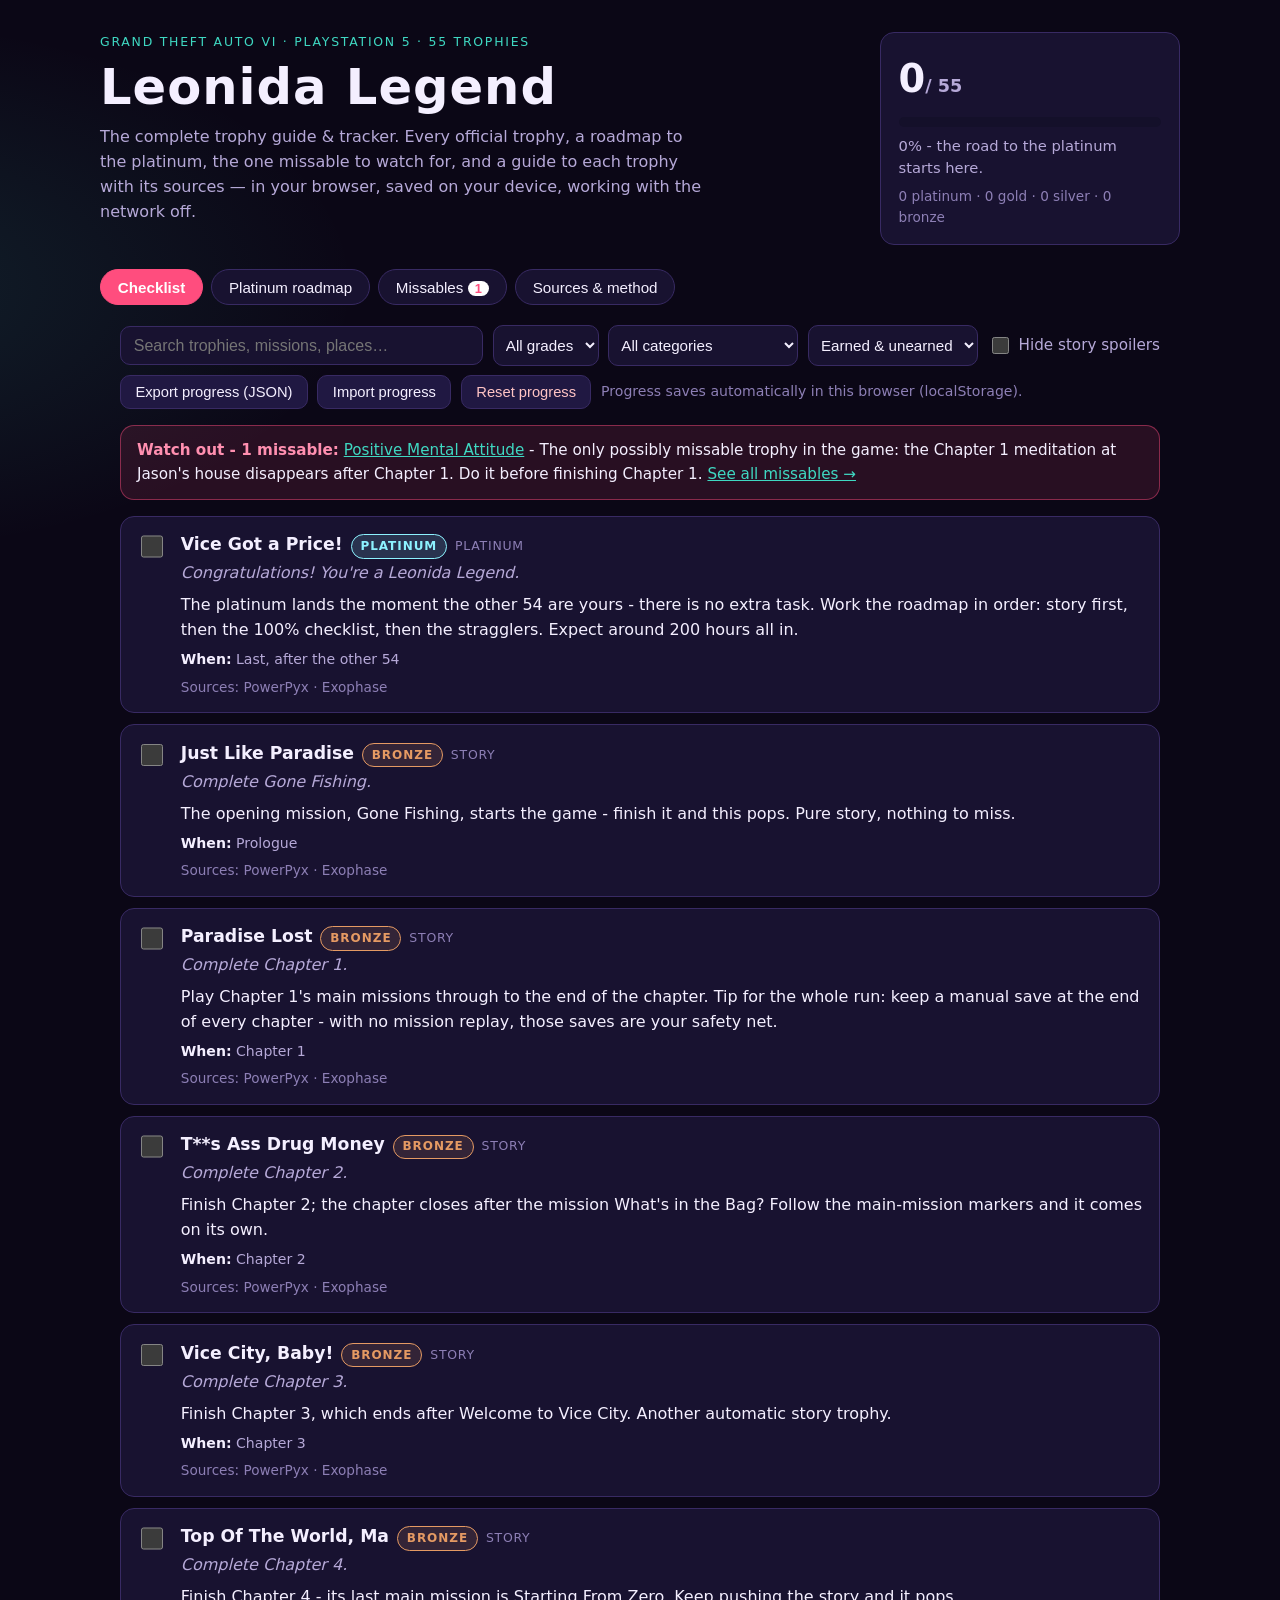
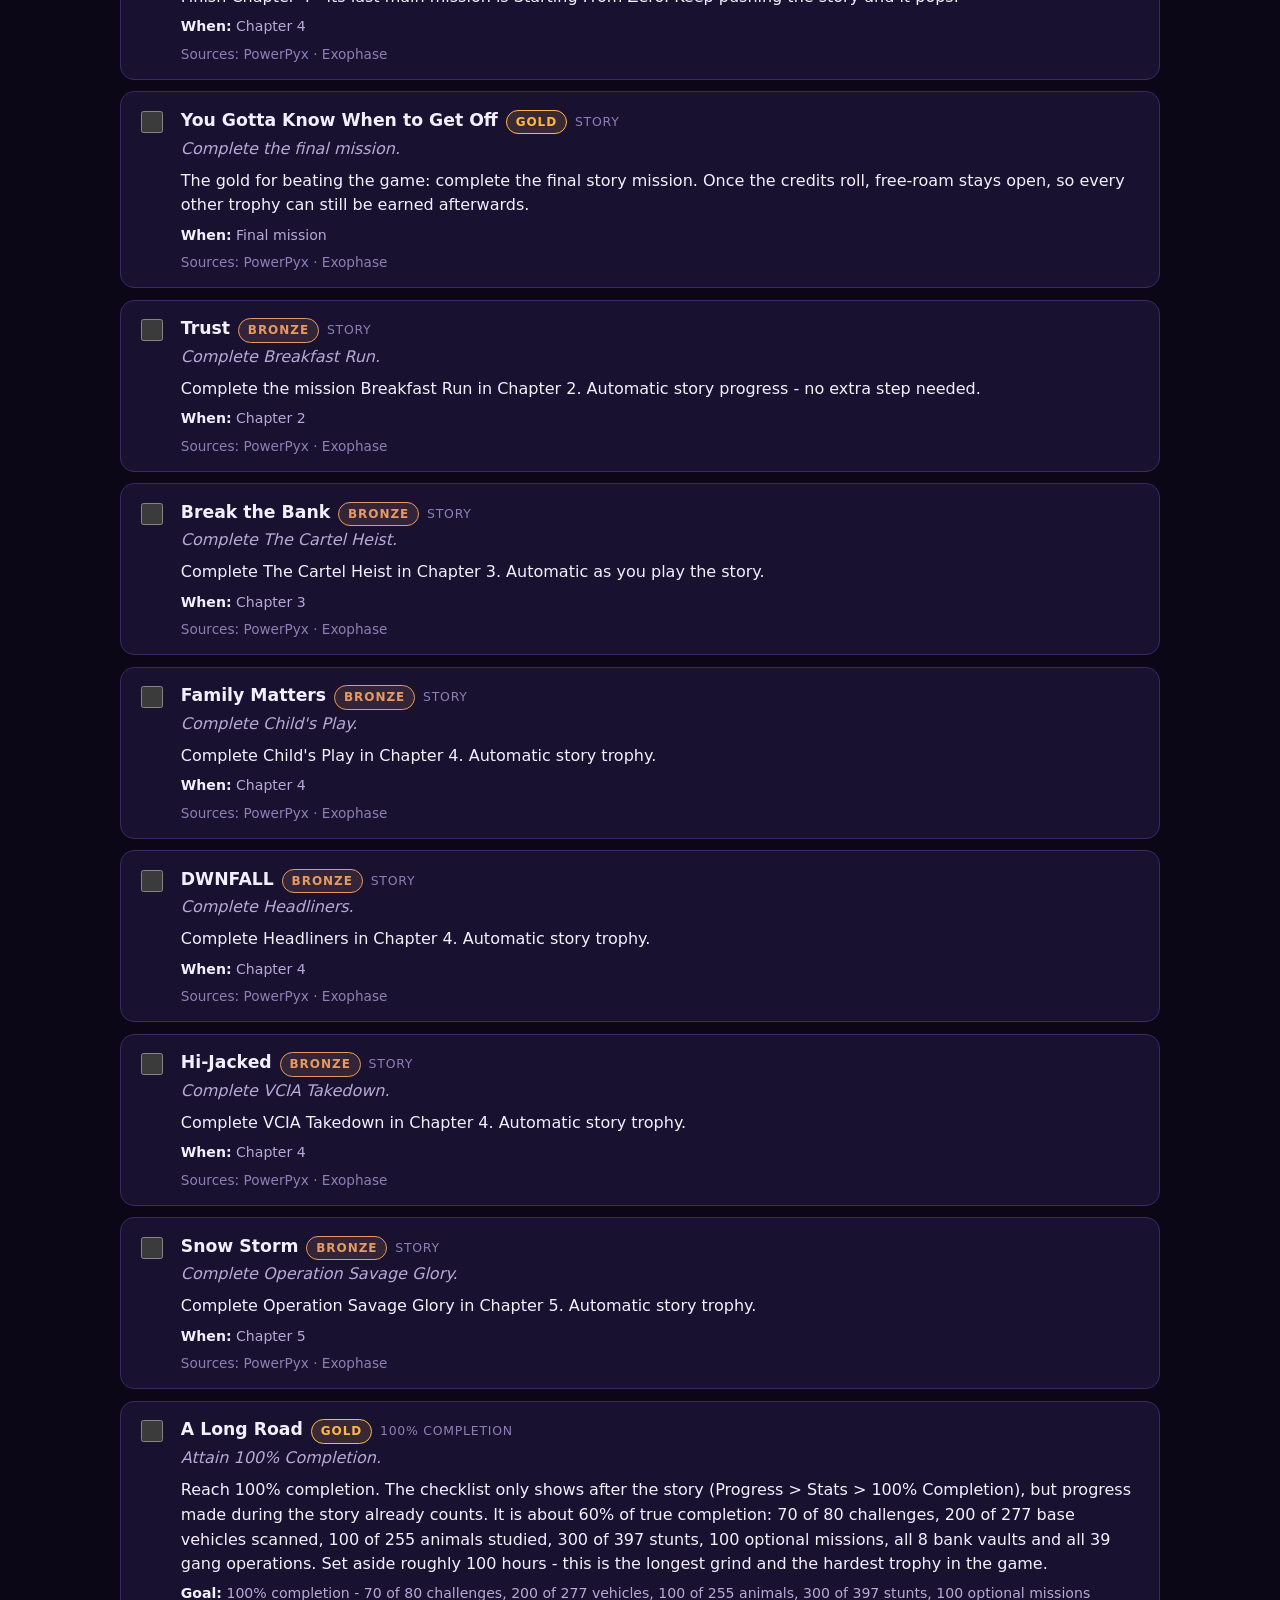
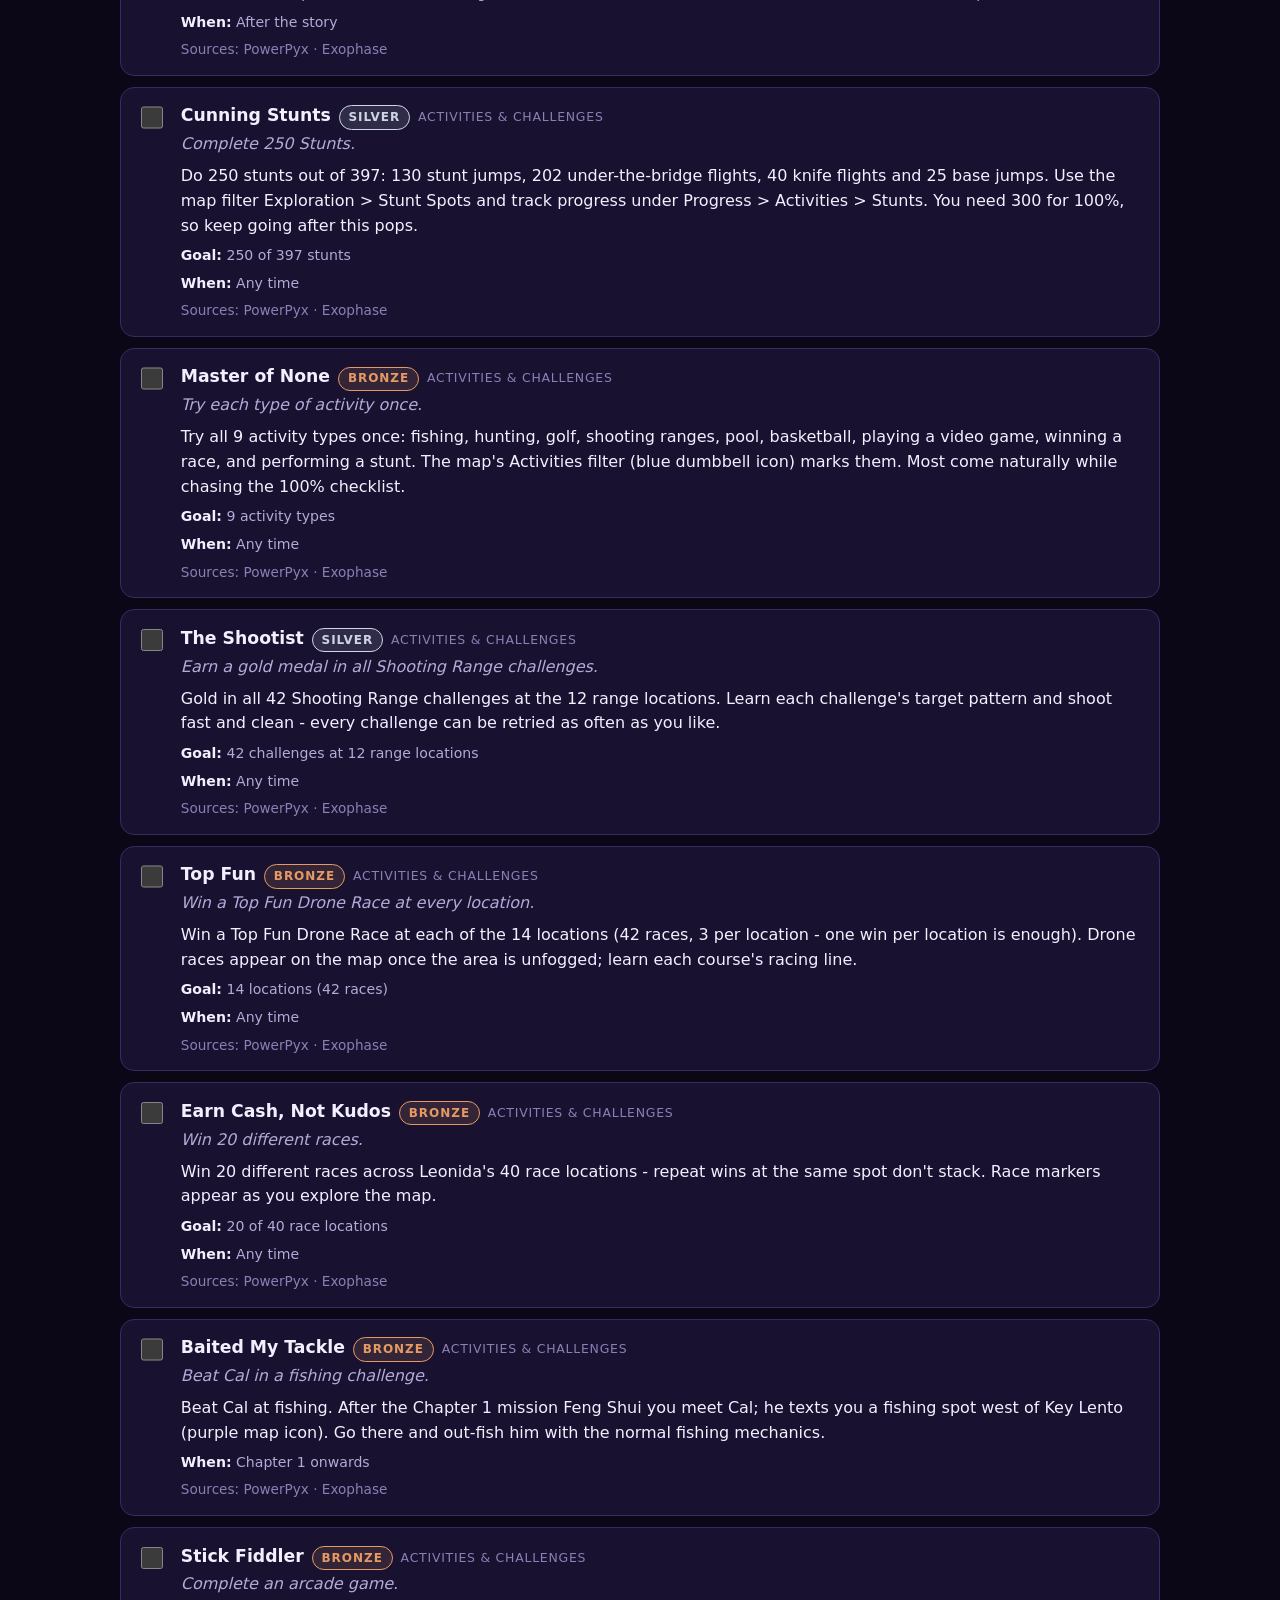
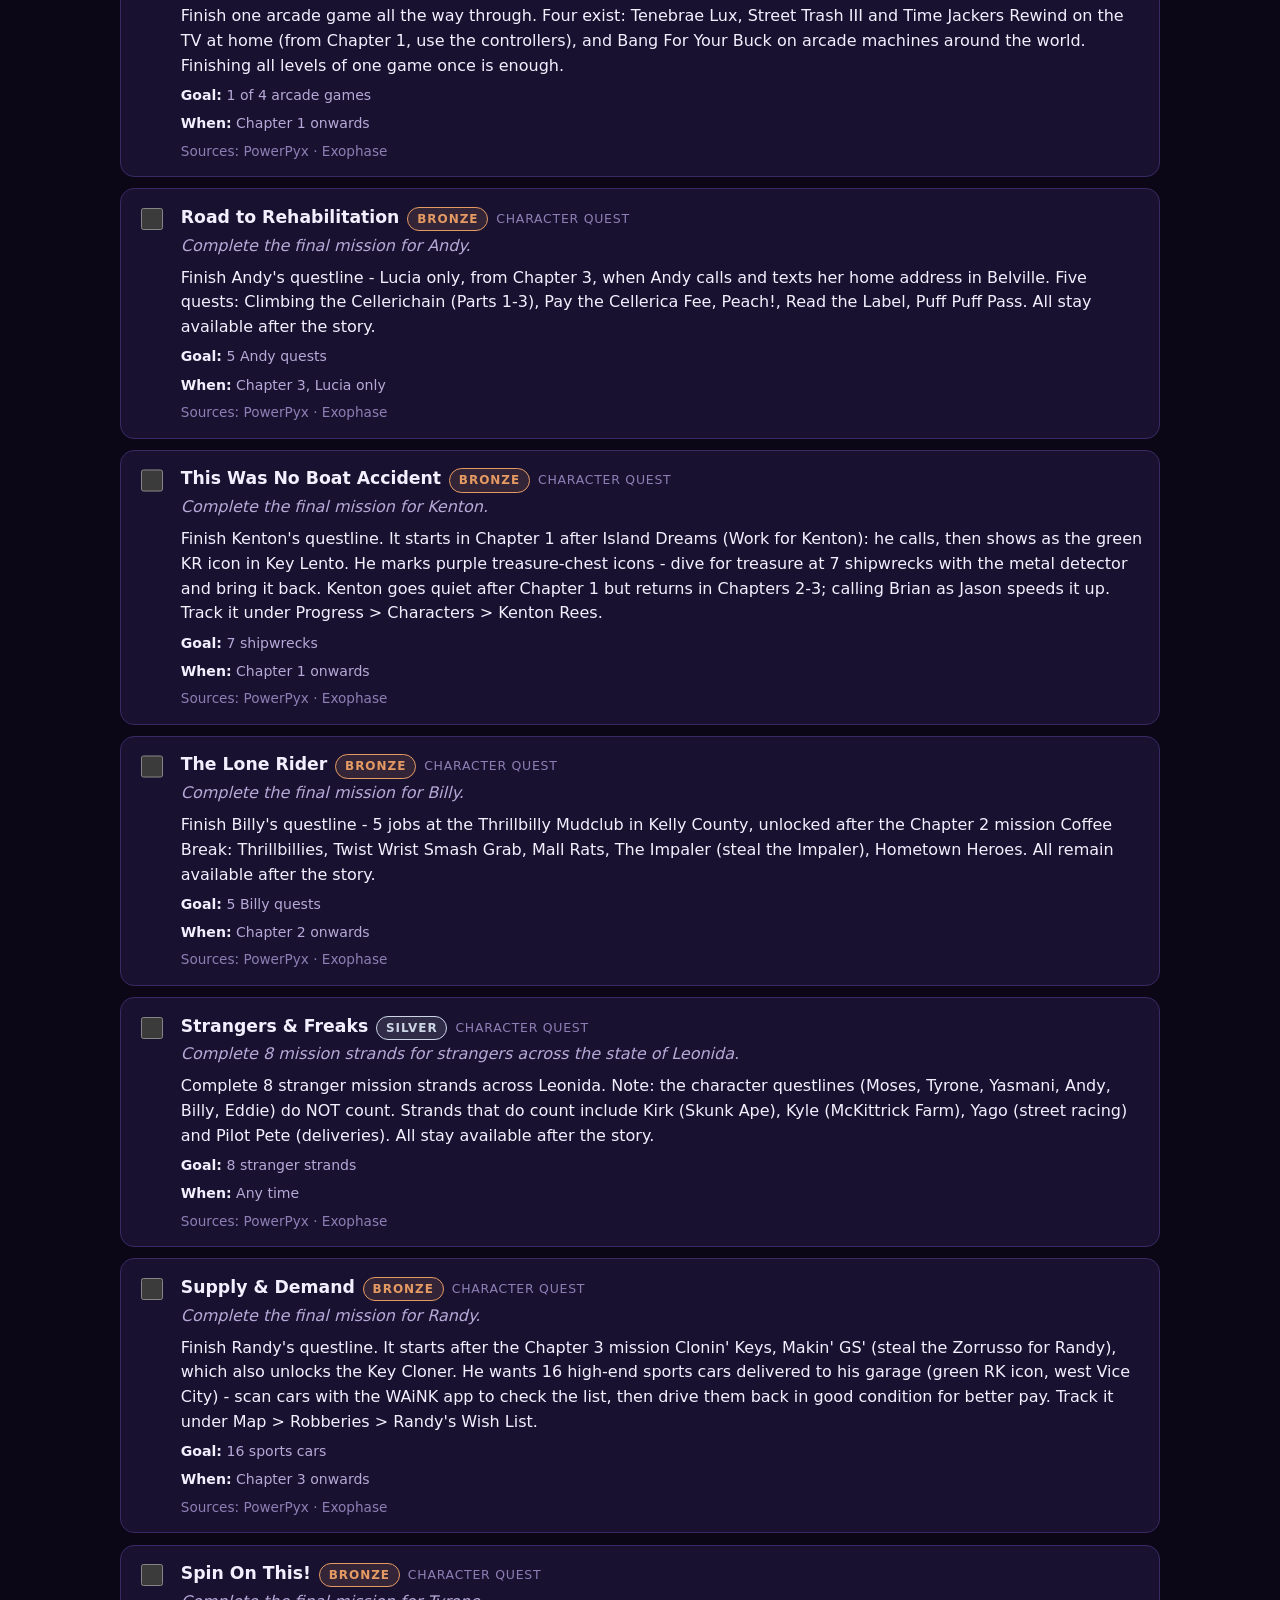
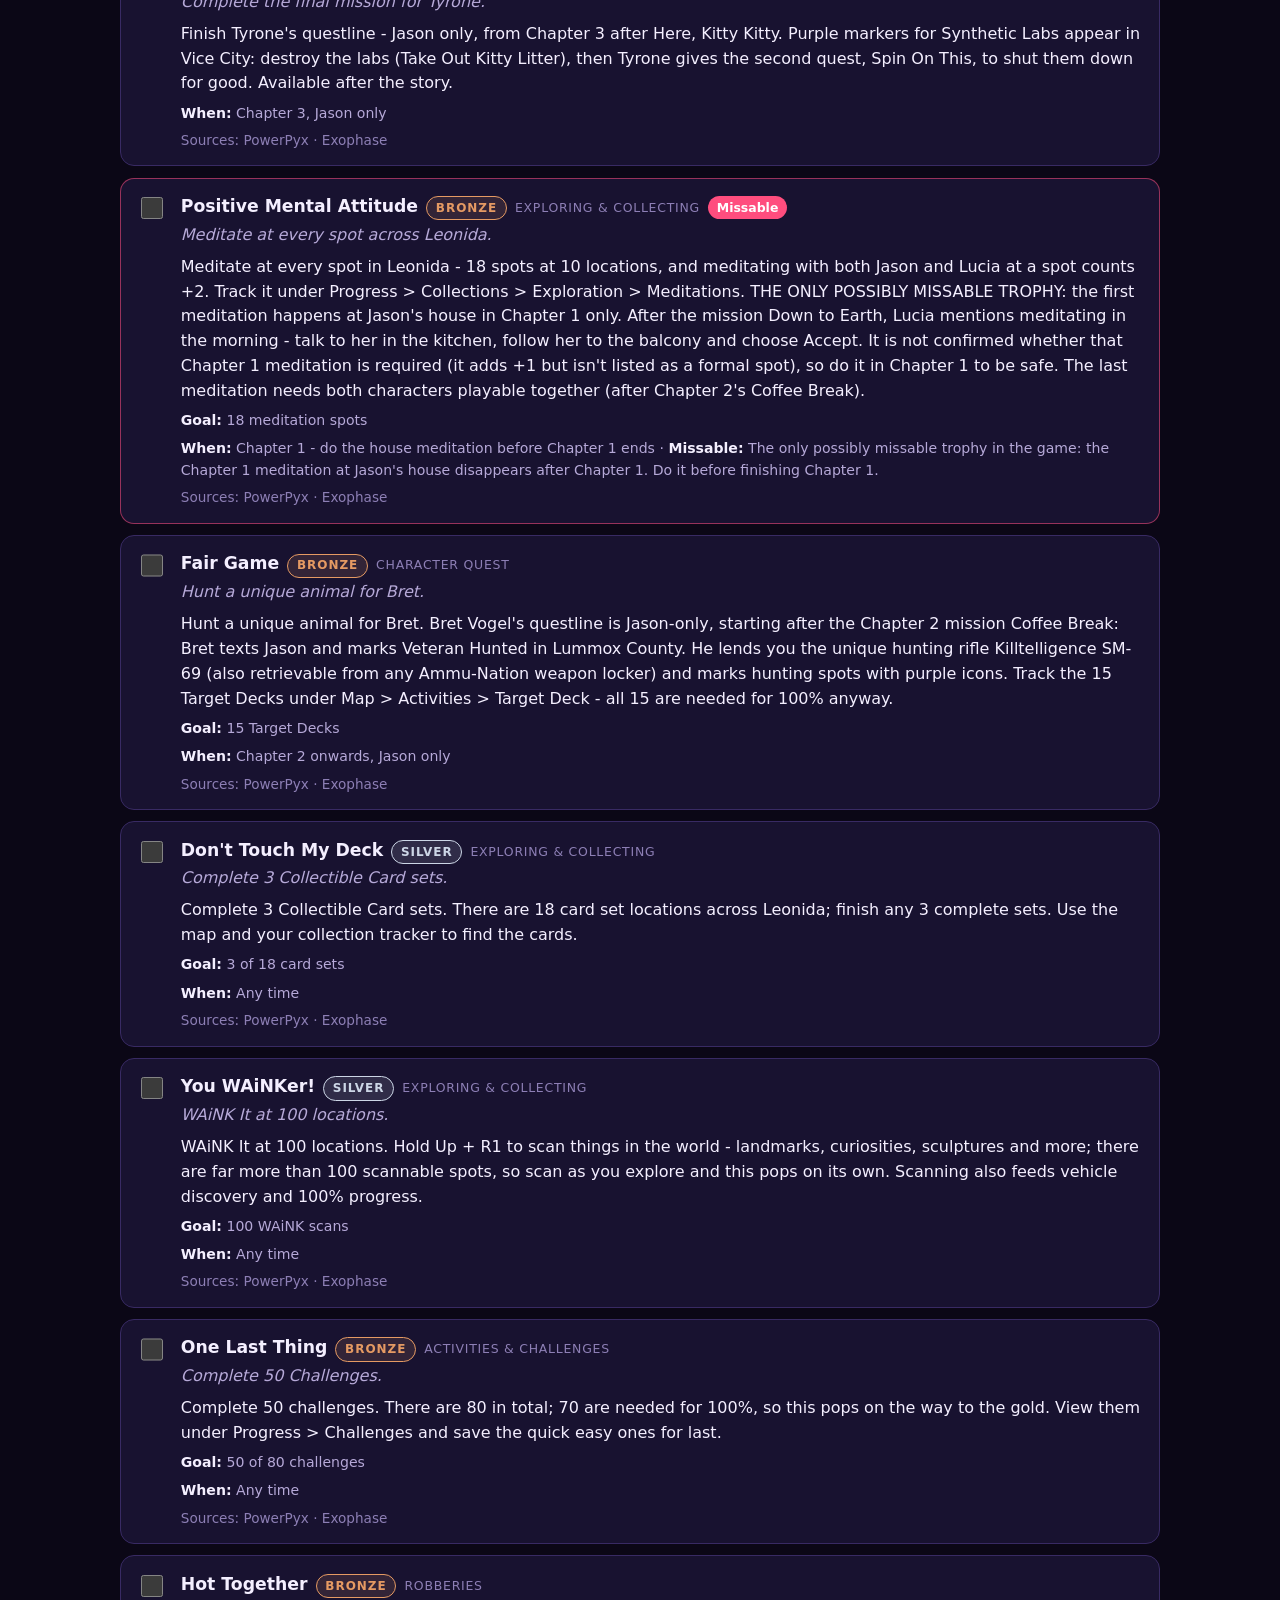
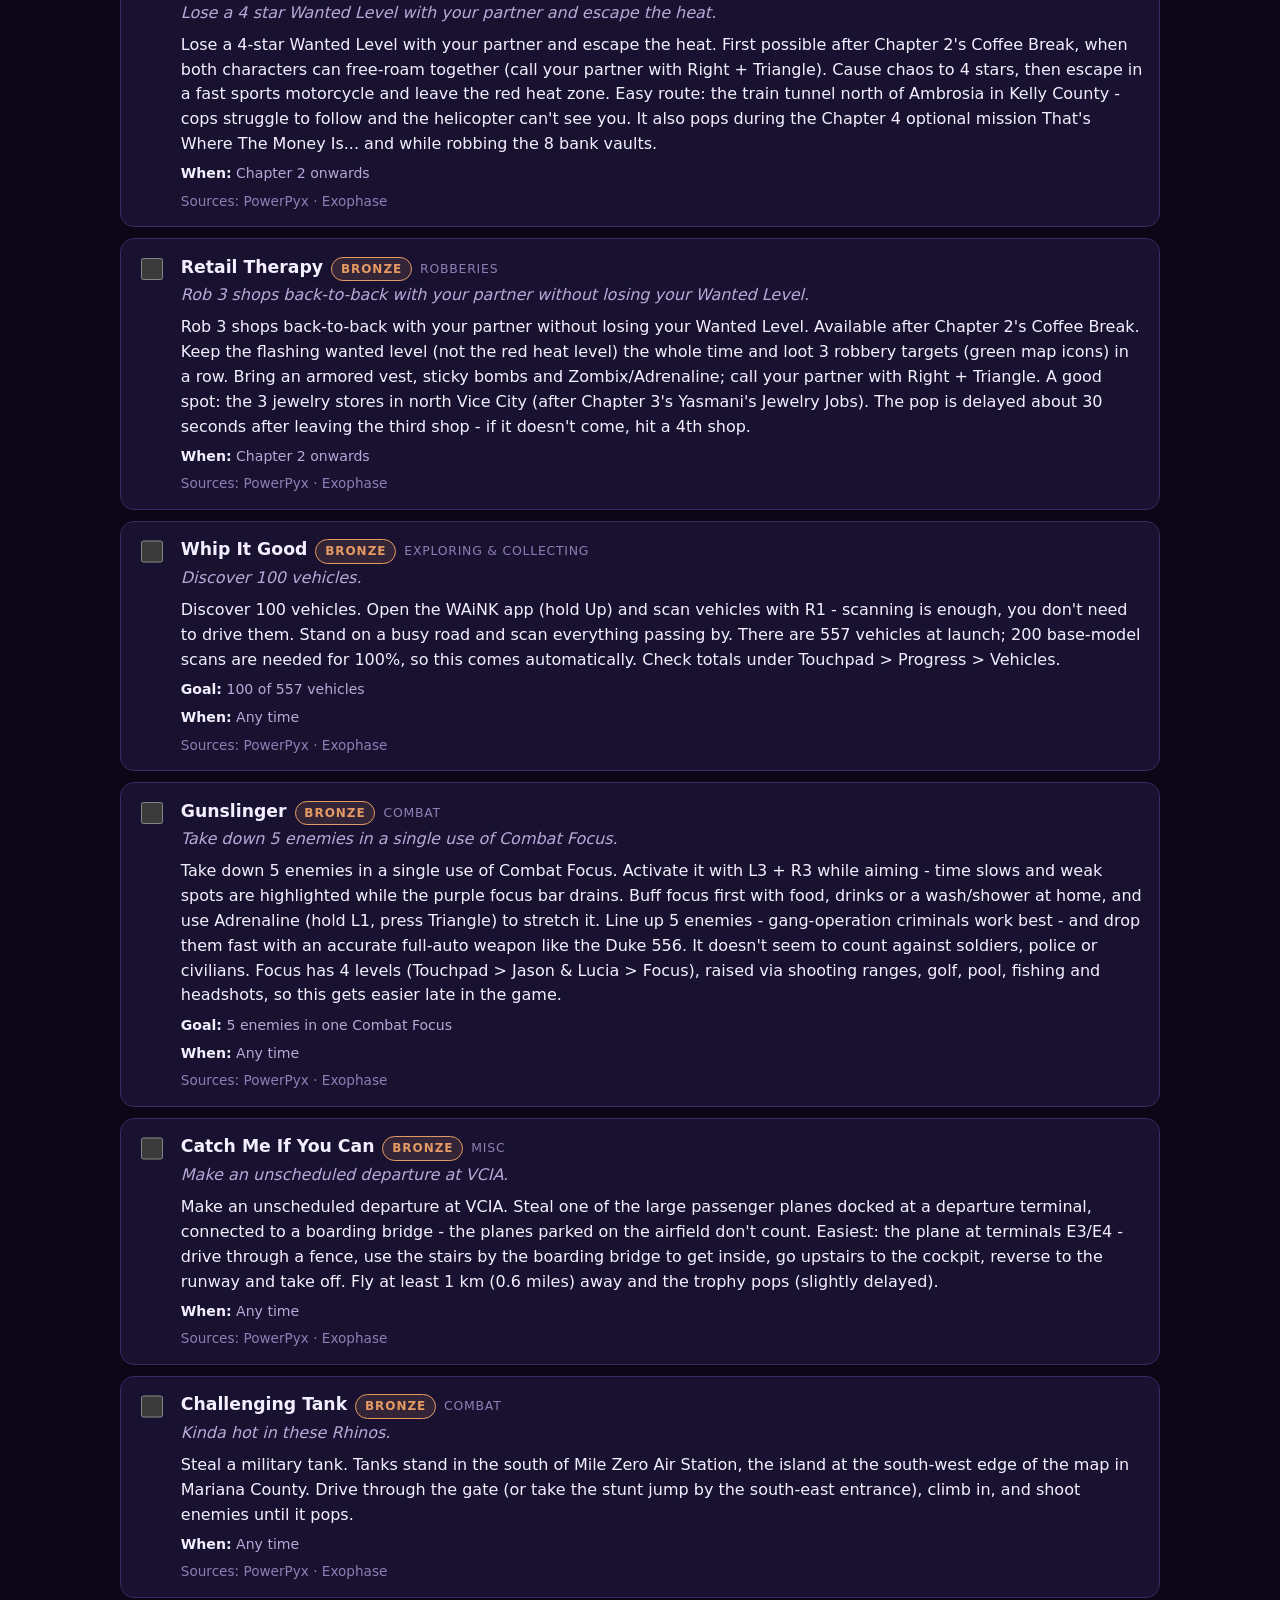
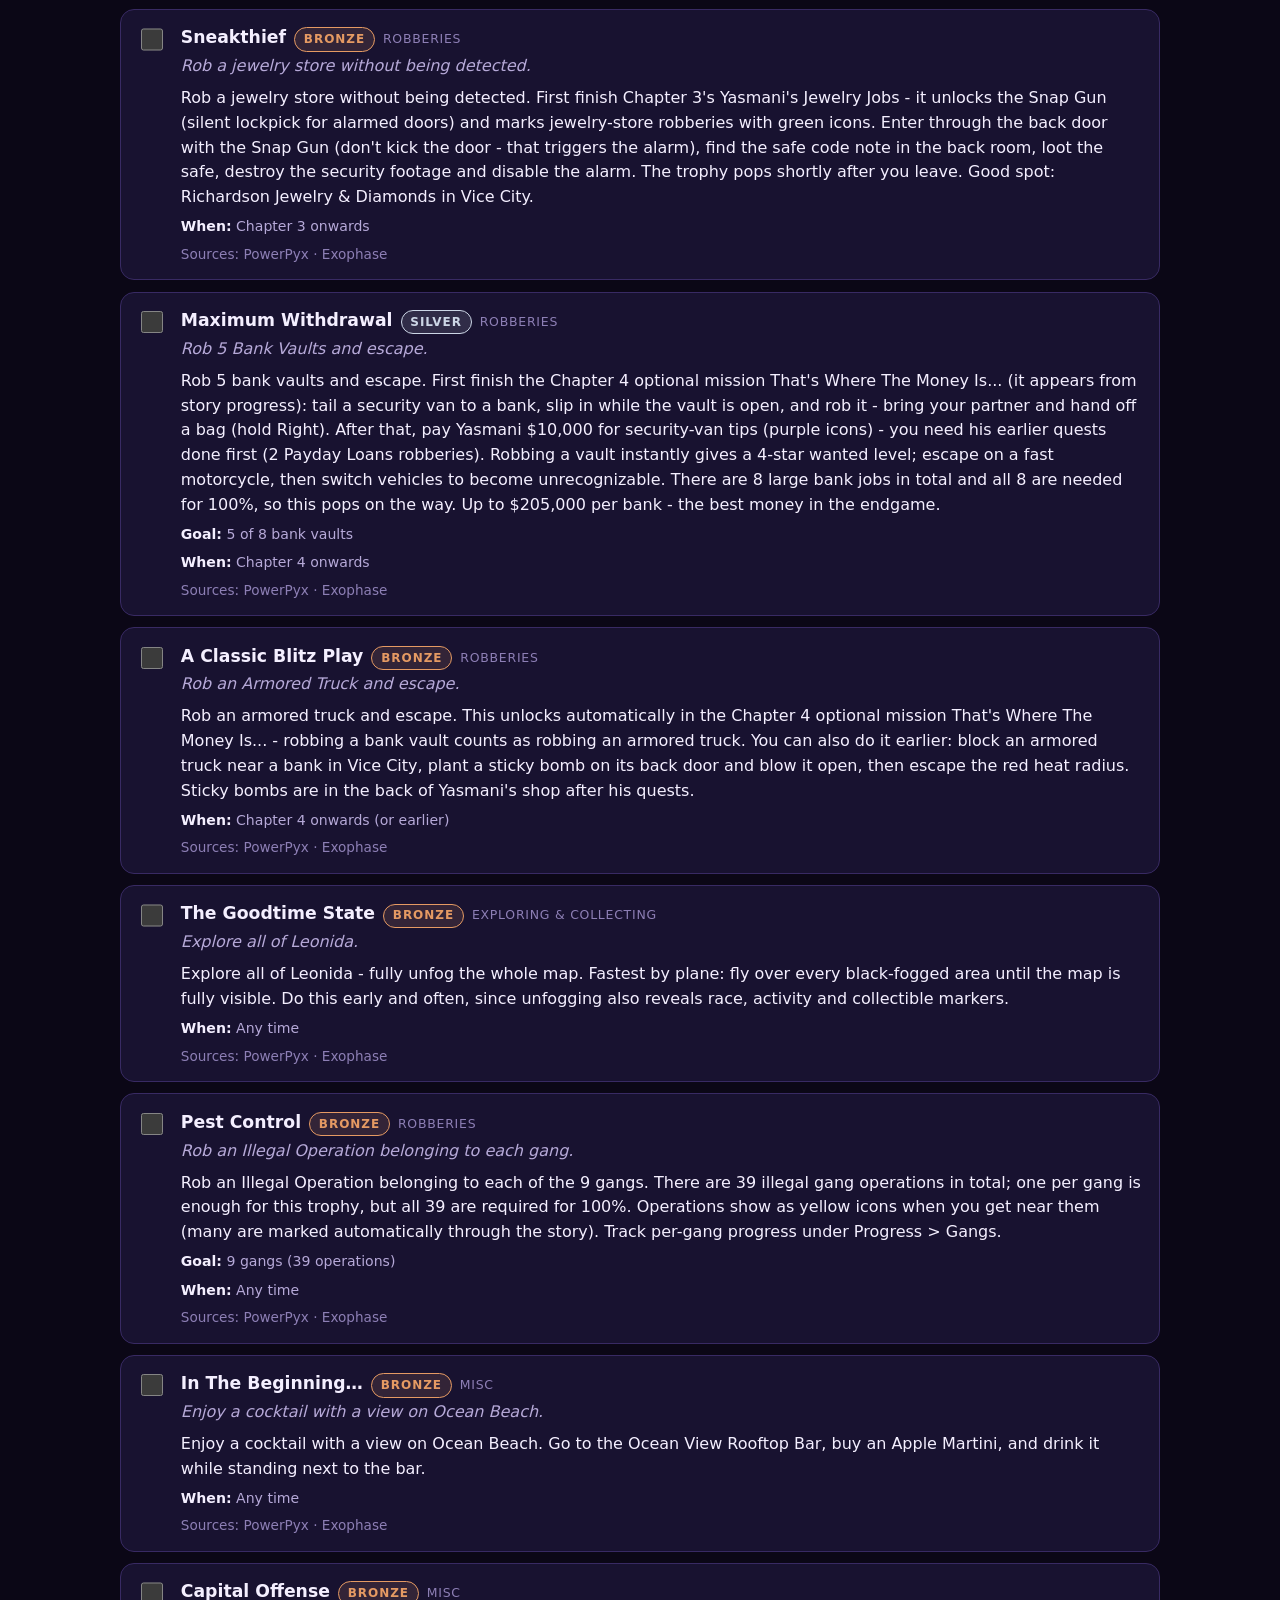
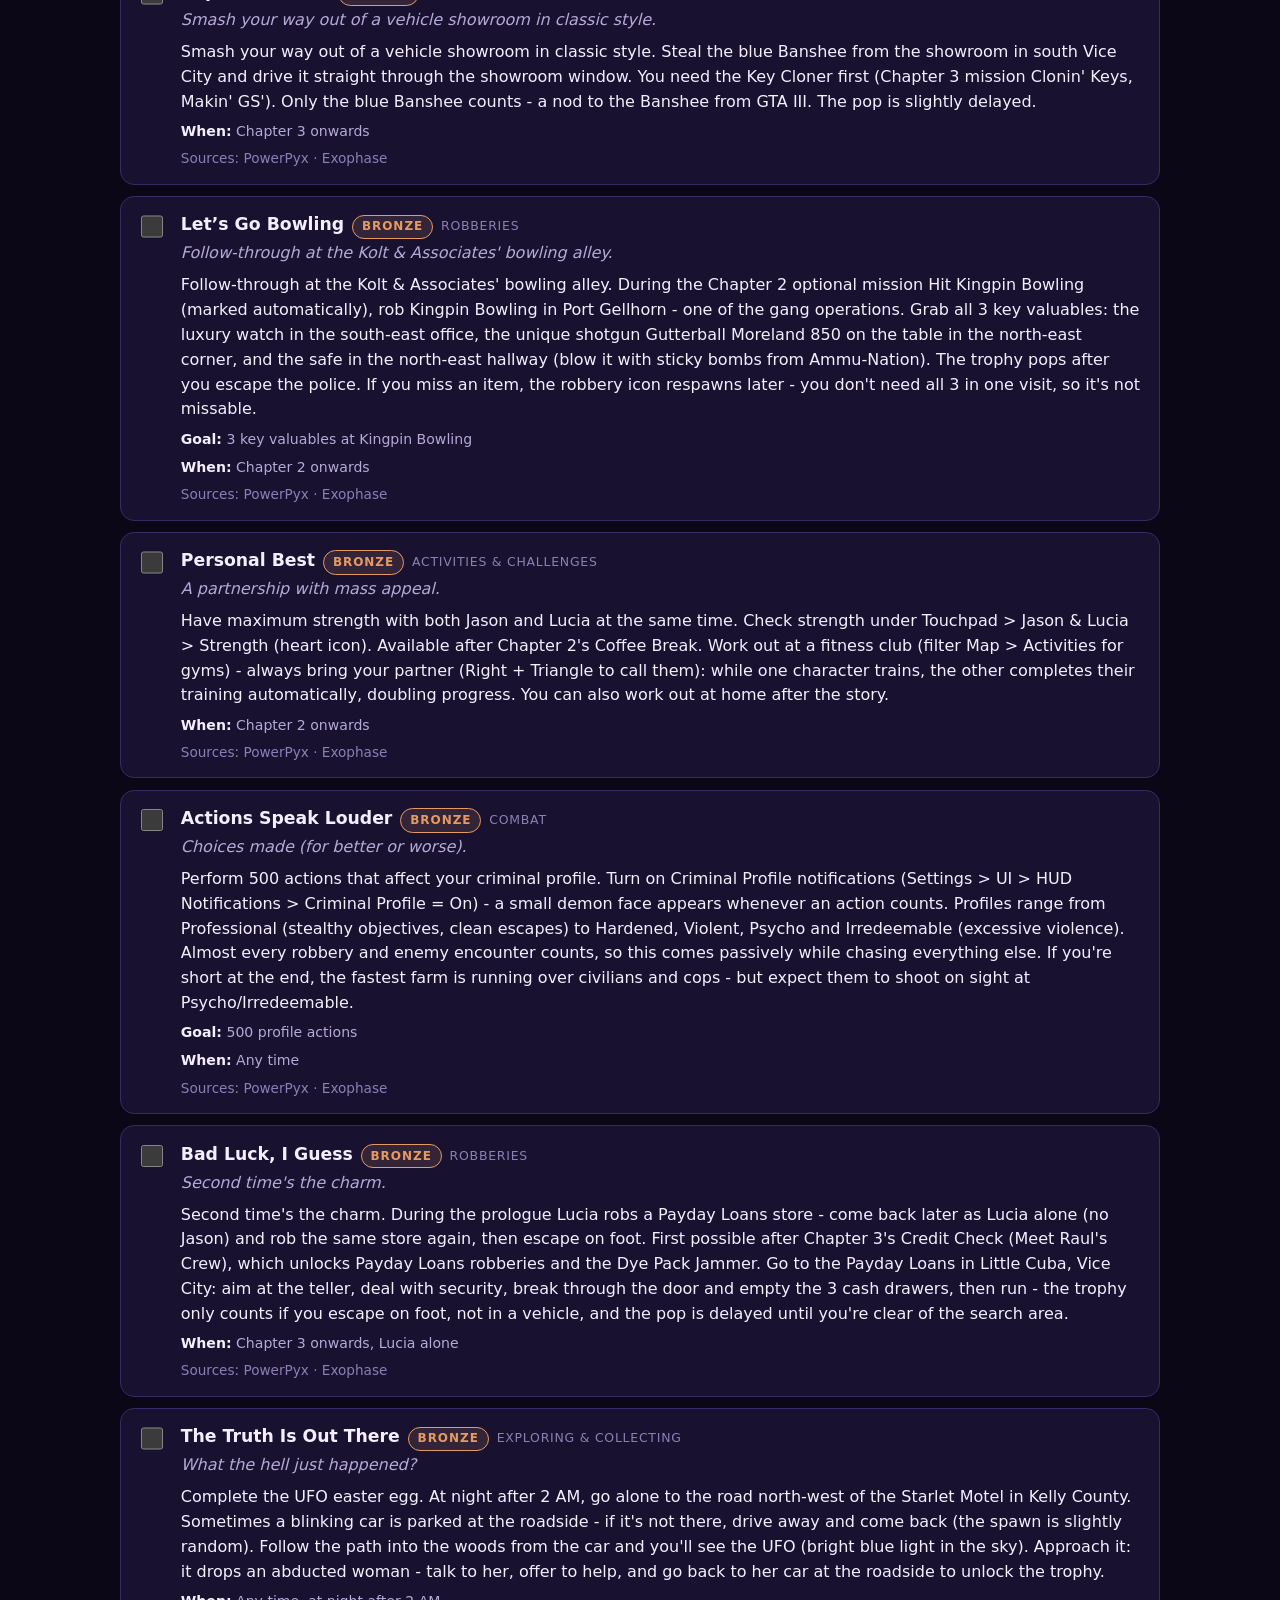
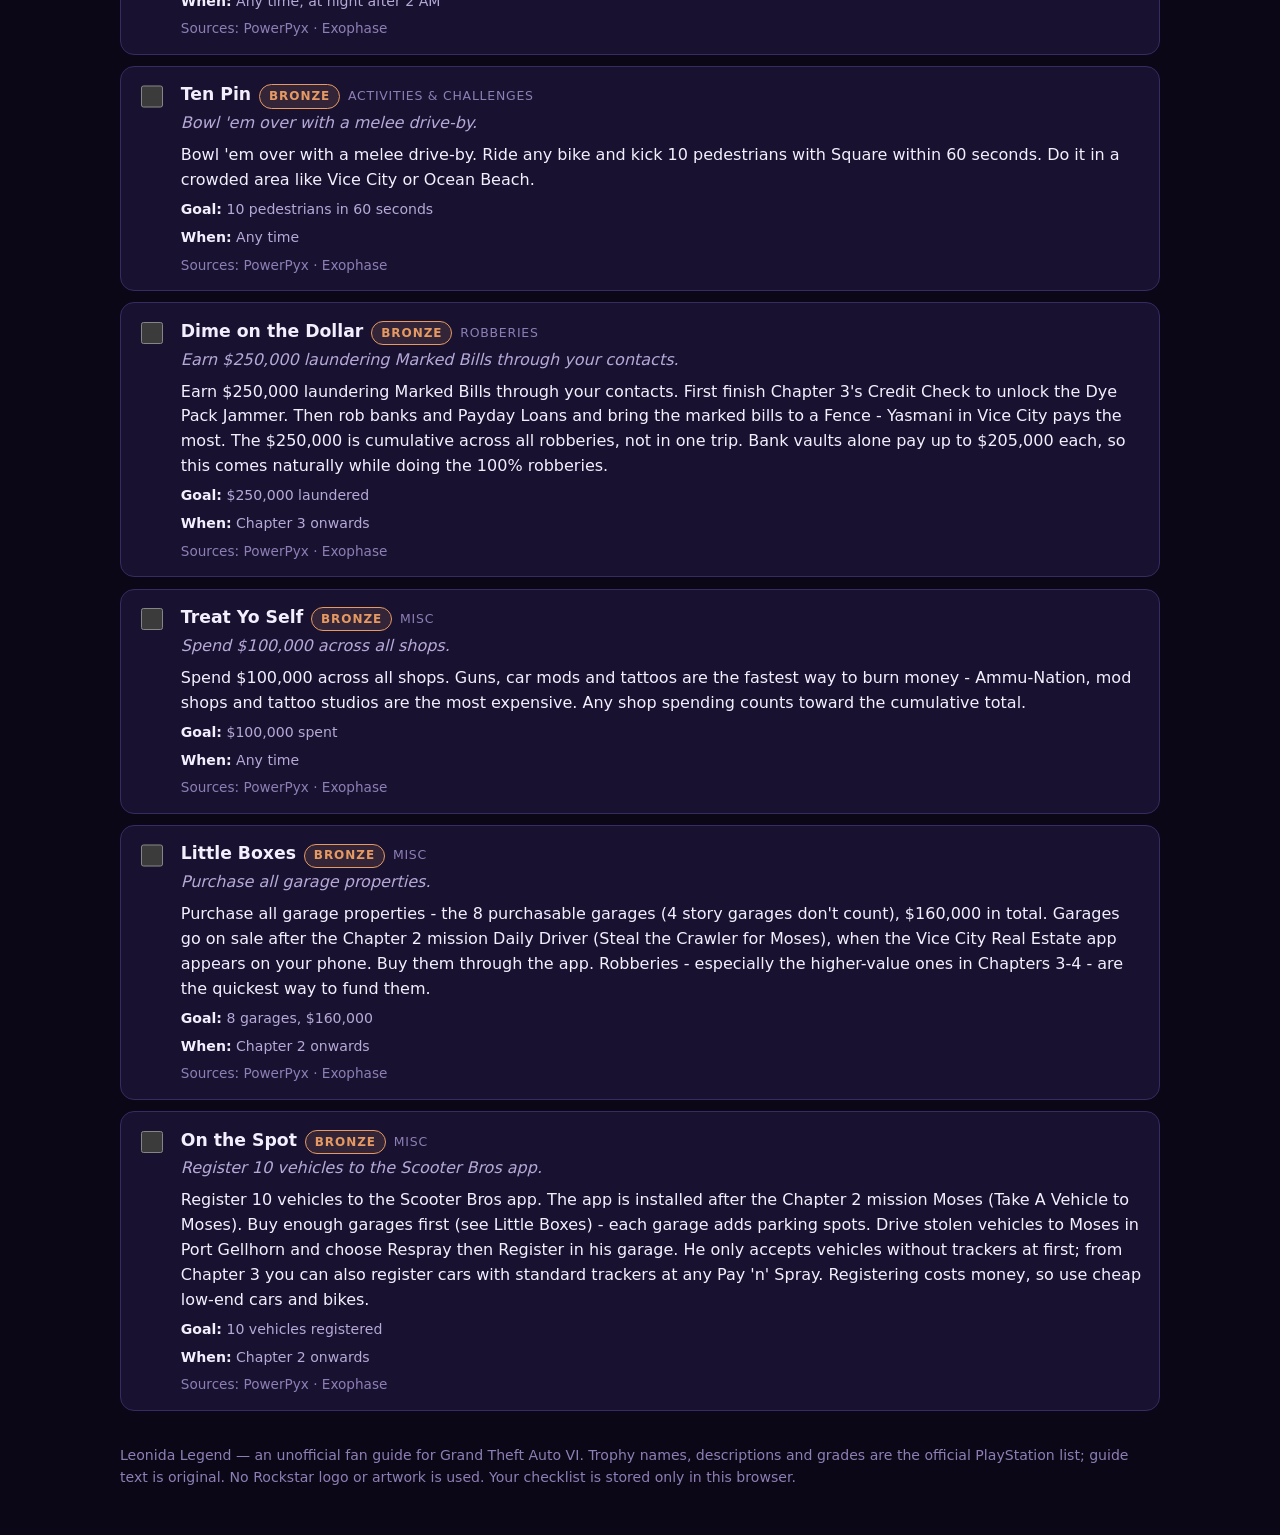
<file: app/index.html>
<!DOCTYPE html>
<html lang="en">
<head>
<meta charset="utf-8">
<meta name="viewport" content="width=device-width, initial-scale=1">
<title>Leonida Legend — GTA VI Trophy Guide &amp; Tracker</title>
<meta name="description" content="The complete guide and tracker for all 55 PlayStation 5 trophies of Grand Theft Auto VI: checklist, platinum roadmap, the one missable trophy, and a guide to every trophy with its sources. Works offline.">
<link rel="stylesheet" href="style.css">
</head>
<body>
<header class="masthead">
  <div class="masthead-grid">
    <div>
      <p class="kicker">Grand Theft Auto VI &middot; PlayStation 5 &middot; 55 trophies</p>
      <h1>Leonida Legend</h1>
      <p class="intro">The complete trophy guide &amp; tracker. Every official trophy, a roadmap to the
      platinum, the one missable to watch for, and a guide to each trophy with its sources — in your
      browser, saved on your device, working with the network off.</p>
    </div>
    <div class="meter" id="meterCard" aria-live="polite">
      <div class="meter-count"><span id="meterCount">0</span><span class="meter-of">/ 55</span></div>
      <div class="meter-track"><div class="meter-fill" id="meterFill" style="width:0%"></div></div>
      <p class="meter-label" id="meterLabel">0% — the road to the platinum starts here.</p>
      <p class="meter-grades" id="meterGrades"></p>
    </div>
  </div>
  <nav class="tabs" role="tablist" aria-label="Views">
    <button class="tab on" data-tab="checklist" role="tab" aria-selected="true">Checklist</button>
    <button class="tab" data-tab="roadmap" role="tab" aria-selected="false">Platinum roadmap</button>
    <button class="tab" data-tab="missables" role="tab" aria-selected="false">Missables <span class="pill">1</span></button>
    <button class="tab" data-tab="sources" role="tab" aria-selected="false">Sources &amp; method</button>
  </nav>
</header>

<main>
  <section id="panel-checklist" class="panel on">
    <div class="filters">
      <input id="searchBox" type="search" placeholder="Search trophies, missions, places…" aria-label="Search trophies">
      <select id="gradeSel" aria-label="Filter by grade">
        <option value="">All grades</option>
        <option value="platinum">Platinum</option>
        <option value="gold">Gold</option>
        <option value="silver">Silver</option>
        <option value="bronze">Bronze</option>
      </select>
      <select id="catSel" aria-label="Filter by category">
        <option value="">All categories</option>
        <option value="story">Story</option>
        <option value="quest">Character quests</option>
        <option value="explore">Exploring &amp; collecting</option>
        <option value="activity">Activities &amp; challenges</option>
        <option value="robbery">Robberies</option>
        <option value="combat">Combat</option>
        <option value="completion">100% completion</option>
        <option value="misc">Everything else</option>
      </select>
      <select id="stateSel" aria-label="Filter by status">
        <option value="">Earned &amp; unearned</option>
        <option value="unearned">Unearned only</option>
        <option value="earned">Earned only</option>
        <option value="missable">Missable only</option>
      </select>
      <label class="spoiler-box" title="Hide story trophies (names, descriptions and guides) until you mark them earned">
        <input type="checkbox" id="spoilerBox"> <span>Hide story spoilers</span>
      </label>
    </div>
    <div class="actions">
      <button class="btn" id="exportBtn" type="button">Export progress (JSON)</button>
      <button class="btn" id="importBtn" type="button">Import progress</button>
      <input type="file" id="importFile" accept="application/json,.json" hidden>
      <button class="btn warn" id="resetBtn" type="button">Reset progress</button>
      <span class="save-msg" id="saveMsg">Progress saves automatically in this browser (localStorage).</span>
    </div>
    <p class="warn-bar" id="warnBar"></p>
    <ol class="cards" id="trophyCards"></ol>
    <p class="no-match" id="noMatch" hidden>No trophies match these filters.</p>
  </section>

  <section id="panel-roadmap" class="panel">
    <h2>Roadmap to the platinum</h2>
    <p class="lede">Difficulty <strong>4/10</strong> &middot; about <strong>200 hours</strong> &middot;
    <strong>1 playthrough</strong> &middot; <strong>0 online trophies</strong> &middot; cheats disable
    trophies and saving &middot; no mission replay — keep a manual save at the start and end of each
    chapter (15 manual slots + 1 autosave) &middot; free-roam continues after the story.</p>
    <ol class="phases">
      <li>
        <h3>Phase 1 — Story &amp; optional missions <span class="phase-len">~60–80 hours</span></h3>
        <p>Play the story and do optional missions as they appear. Scan vehicles and study animals with
        the WAiNK app as you go — progress counts toward the 100% checklist later. <strong>Do the Chapter 1
        meditation at Jason's house</strong> (see Missables): it is the only thing in the game that can
        disappear. Everything else can be finished after the story in free-roam.</p>
        <p class="phase-trophies">Trophies: the 12 story trophies, plus Kenton, Billy, Cal, the arcade game and the first robberies as they unlock.</p>
      </li>
      <li>
        <h3>Phase 2 — 100% completion &amp; challenges <span class="phase-len">~100 hours</span></h3>
        <p>After the story, the 100% checklist appears (Progress &gt; Stats &gt; 100% Completion).
        It is roughly 60% of true completion: 70 of 80 challenges, 200 of 277 base-model vehicles scanned,
        100 of 255 animals studied, 300 of 397 stunts, 100 optional missions, all 8 bank vaults and all 39
        gang operations. This phase unlocks <strong>A Long Road</strong> (gold), <strong>One Last Thing</strong>
        and most of the activity, robbery and exploration trophies.</p>
        <p class="phase-trophies">Trophies: A Long Road, Cunning Stunts, The Shootist, Top Fun, Earn Cash, Not Kudos, Maximum Withdrawal, Pest Control, You WAiNKer!, Whip It Good, Don't Touch My Deck, One Last Thing.</p>
      </li>
      <li>
        <h3>Phase 3 — Strangers &amp; Freaks and cleanup <span class="phase-len">~10 hours</span></h3>
        <p>Finish the 8 stranger strands (Kirk, Kyle, Yago, Pilot Pete and the rest), the remaining character
        questlines, and whatever misc trophies are left — the UFO easter egg, the cocktail on Ocean Beach,
        the showroom Banshee, the tank, the plane at VCIA. Then the platinum pops.</p>
        <p class="phase-trophies">Trophies: Strangers &amp; Freaks, The Truth Is Out There, In The Beginning…, Capital Offense, Catch Me If You Can, Challenging Tank, and the last stragglers.</p>
      </li>
    </ol>
    <p class="fine">Roadmap figures and phase structure follow the published PowerPyx trophy roadmap; see Sources &amp; method.</p>
  </section>

  <section id="panel-missables" class="panel">
    <h2>Missable trophies</h2>
    <p class="lede">Good news: Grand Theft Auto VI is almost entirely missable-proof. Story trophies unlock
    naturally, quest givers return later, optional missions disappear but don't matter for any trophy, and
    everything can be done in free-roam after the story. There is exactly <strong>one</strong> thing to do
    before it goes away.</p>
    <div id="missableCards"></div>
    <p class="fine">Missable assessment follows the published PowerPyx guide (November 2026): only the Chapter 1
    meditation is flagged, and even there it is unconfirmed whether it is required for the trophy — do it
    anyway, in Chapter 1, to be safe.</p>
  </section>

  <section id="panel-sources" class="panel">
    <h2>Sources &amp; method</h2>
    <p>Trophy names, descriptions and grades are the official PlayStation trophy list, verified against the
    published Exophase list. Guides are written in our own words from published guides — facts are drawn
    from them, text is never copied. Counts (vehicles, animals, stunts, challenges) are the numbers the
    published guides report.</p>
    <ul class="source-list">
      <li><strong>Exophase</strong> — Grand Theft Auto VI trophies: the official list (names, descriptions, grades).</li>
      <li><strong>PowerPyx</strong> — GTA 6 Trophy Guide &amp; Roadmap: walkthrough facts, roadmap figures, missable assessment.</li>
      <li><strong>PSNProfiles</strong> — Grand Theft Auto VI trophies: cross-check of the trophy list.</li>
    </ul>
    <p>Game: Grand Theft Auto VI, PlayStation 5, launched 19 November 2026. Trophy list as published
    18 November 2026. This is an unofficial fan guide; it uses no Rockstar logo or official artwork.</p>
  </section>
</main>

<footer>
  <p>Leonida Legend — an unofficial fan guide for Grand Theft Auto VI. Trophy names, descriptions and
  grades are the official PlayStation list; guide text is original. No Rockstar logo or artwork is used.
  Your checklist is stored only in this browser.</p>
</footer>

<script src="app.js"></script>
</body>
</html>
</file>
<file: app/style.css>
/* Leonida Legend — GTA VI trophy guide & tracker. Own design: deep violet, neon coral + aqua. */
:root {
  --bg: #0b0716;
  --bg-soft: #14102a;
  --panel: #181230;
  --panel-2: #201842;
  --edge: #382a63;
  --ink: #f4efff;
  --dim: #b6a9d8;
  --faint: #8d7fb5;
  --coral: #ff4d7e;
  --aqua: #3fd8c2;
  --amber: #ffb648;
  --silver: #ccd6e6;
  --bronze: #e59a63;
  --platinum: #8df2ff;
  --danger: #ff6b6b;
  --round: 14px;
}
* { box-sizing: border-box; }
html { color-scheme: dark; }
body {
  margin: 0;
  background:
    radial-gradient(1000px 480px at 88% -8%, rgba(255, 77, 126, .18), transparent 62%),
    radial-gradient(880px 460px at -12% 2%, rgba(63, 216, 194, .12), transparent 58%),
    var(--bg);
  color: var(--ink);
  font: 16px/1.55 system-ui, -apple-system, "Segoe UI", Roboto, sans-serif;
}
a { color: var(--aqua); }
h1, h2, h3 { line-height: 1.2; margin: 0 0 .5rem; }
h1 { font-size: clamp(2rem, 5vw, 3.1rem); letter-spacing: .02em; }
h2 { font-size: 1.6rem; }
h3 { font-size: 1.15rem; }

/* masthead */
.masthead { padding: 2rem 1.25rem 0; }
.masthead-grid {
  max-width: 1080px; margin: 0 auto;
  display: grid; grid-template-columns: 1fr 300px; gap: 1.5rem; align-items: start;
}
.kicker { color: var(--aqua); text-transform: uppercase; letter-spacing: .14em; font-size: .78rem; margin: 0 0 .4rem; }
.intro { color: var(--dim); max-width: 60ch; margin: .4rem 0 0; }
.meter {
  background: var(--panel); border: 1px solid var(--edge); border-radius: var(--round);
  padding: 1rem 1.1rem;
}
.meter-count { font-size: 2.4rem; font-weight: 800; }
.meter-of { font-size: 1.1rem; color: var(--dim); font-weight: 600; }
.meter-track { height: 10px; background: var(--bg-soft); border-radius: 99px; overflow: hidden; margin: .5rem 0; }
.meter-fill { height: 100%; background: linear-gradient(90deg, var(--coral), var(--amber)); transition: width .3s; }
.meter-label { margin: .2rem 0; color: var(--dim); font-size: .92rem; }
.meter-grades { margin: .35rem 0 0; font-size: .85rem; color: var(--faint); }

/* tabs */
.tabs {
  max-width: 1080px; margin: 1.5rem auto 0;
  display: flex; gap: .5rem; flex-wrap: wrap;
}
.tab {
  background: var(--panel); color: var(--ink); border: 1px solid var(--edge);
  border-radius: 99px; padding: .55rem 1.05rem; font-size: .95rem; cursor: pointer;
}
.tab:hover { border-color: var(--coral); }
.tab.on { background: var(--coral); border-color: var(--coral); color: #fff; font-weight: 700; }
.pill { background: #fff; color: var(--coral); border-radius: 99px; padding: 0 .45rem; font-size: .8rem; font-weight: 800; }

/* panels */
main { max-width: 1080px; margin: 0 auto; padding: 1.25rem; }
.panel { display: none; }
.panel.on { display: block; }
.lede { color: var(--dim); max-width: 75ch; }
.fine { color: var(--faint); font-size: .88rem; }

/* filters + actions */
.filters { display: flex; gap: .6rem; flex-wrap: wrap; align-items: center; margin-bottom: .6rem; }
.filters input[type="search"] {
  flex: 1 1 260px; min-width: 200px;
  background: var(--panel); color: var(--ink); border: 1px solid var(--edge);
  border-radius: 10px; padding: .6rem .8rem; font-size: 1rem;
}
.filters select {
  background: var(--panel); color: var(--ink); border: 1px solid var(--edge);
  border-radius: 10px; padding: .6rem .5rem; font-size: .95rem;
}
.spoiler-box { display: flex; gap: .4rem; align-items: center; font-size: .95rem; color: var(--dim); cursor: pointer; }
.spoiler-box input { accent-color: var(--coral); width: 1.1rem; height: 1.1rem; }
.actions { display: flex; gap: .6rem; flex-wrap: wrap; align-items: center; margin-bottom: 1rem; }
.btn {
  background: var(--panel-2); color: var(--ink); border: 1px solid var(--edge);
  border-radius: 10px; padding: .5rem .9rem; font-size: .92rem; cursor: pointer;
}
.btn:hover { border-color: var(--aqua); }
.btn.warn { color: #ffc4c4; }
.save-msg { color: var(--faint); font-size: .88rem; }
.warn-bar {
  background: rgba(255, 77, 126, .12); border: 1px solid rgba(255, 77, 126, .45);
  border-radius: var(--round); padding: .8rem 1rem; margin: 0 0 1rem; font-size: .95rem;
}
.warn-bar strong { color: #ff8fb0; }
.warn-bar:empty { display: none; }

/* trophy cards */
.cards { list-style: none; margin: 0; padding: 0; display: grid; gap: .7rem; }
.card {
  background: var(--panel); border: 1px solid var(--edge); border-radius: var(--round);
  padding: .9rem 1rem; display: grid; grid-template-columns: auto 1fr; gap: .9rem; align-items: start;
}
.card.done { border-color: rgba(63, 216, 194, .5); background: linear-gradient(0deg, rgba(63,216,194,.06), rgba(63,216,194,.06)), var(--panel); }
.card.flagged { border-color: rgba(255, 77, 126, .55); }
.card.spotlit { outline: 2px solid var(--coral); }
.card input[type="checkbox"] { width: 1.4rem; height: 1.4rem; margin-top: .25rem; accent-color: var(--aqua); cursor: pointer; }
.card-head { display: flex; gap: .5rem; flex-wrap: wrap; align-items: baseline; }
.card-name { font-size: 1.08rem; font-weight: 700; }
.card-desc { color: var(--dim); font-style: italic; margin: .15rem 0 .45rem; }
.chip { font-size: .75rem; font-weight: 800; text-transform: uppercase; letter-spacing: .08em; border-radius: 99px; padding: .12rem .55rem; }
.chip.platinum { background: rgba(141, 242, 255, .15); color: var(--platinum); border: 1px solid var(--platinum); }
.chip.gold { background: rgba(255, 182, 72, .14); color: var(--amber); border: 1px solid var(--amber); }
.chip.silver { background: rgba(204, 214, 230, .13); color: var(--silver); border: 1px solid var(--silver); }
.chip.bronze { background: rgba(229, 154, 99, .13); color: var(--bronze); border: 1px solid var(--bronze); }
.tag { font-size: .78rem; color: var(--faint); text-transform: uppercase; letter-spacing: .06em; }
.flag { font-size: .78rem; font-weight: 800; color: #fff; background: var(--coral); border-radius: 99px; padding: .12rem .55rem; }
.flag-spoiler { font-size: .78rem; font-weight: 700; color: var(--faint); border: 1px dashed var(--faint); border-radius: 99px; padding: .12rem .55rem; }
.card-guide { margin: .3rem 0; }
.card-guide p { margin: .35rem 0; }
.card-meta { font-size: .88rem; color: var(--dim); margin: .4rem 0 0; }
.card-meta b { color: var(--ink); }
.card-src { font-size: .85rem; color: var(--faint); margin: .35rem 0 0; }
.card-hidden { color: var(--faint); font-style: italic; }
.no-match { color: var(--dim); }

/* roadmap */
.phases { list-style: none; margin: 1rem 0; padding: 0; display: grid; gap: 1rem; }
.phases > li {
  background: var(--panel); border: 1px solid var(--edge); border-radius: var(--round); padding: 1.1rem 1.2rem;
  border-left: 5px solid var(--coral);
}
.phases > li:nth-child(2) { border-left-color: var(--amber); }
.phases > li:nth-child(3) { border-left-color: var(--aqua); }
.phase-len { font-size: .85rem; color: var(--aqua); font-weight: 700; }
.phase-trophies { font-size: .92rem; color: var(--dim); }

/* sources */
.source-list { line-height: 2; }
footer { max-width: 1080px; margin: 0 auto; padding: 0 1.25rem 2rem; color: var(--faint); font-size: .88rem; }

@media (max-width: 760px) {
  .masthead-grid { grid-template-columns: 1fr; }
}
</file>
